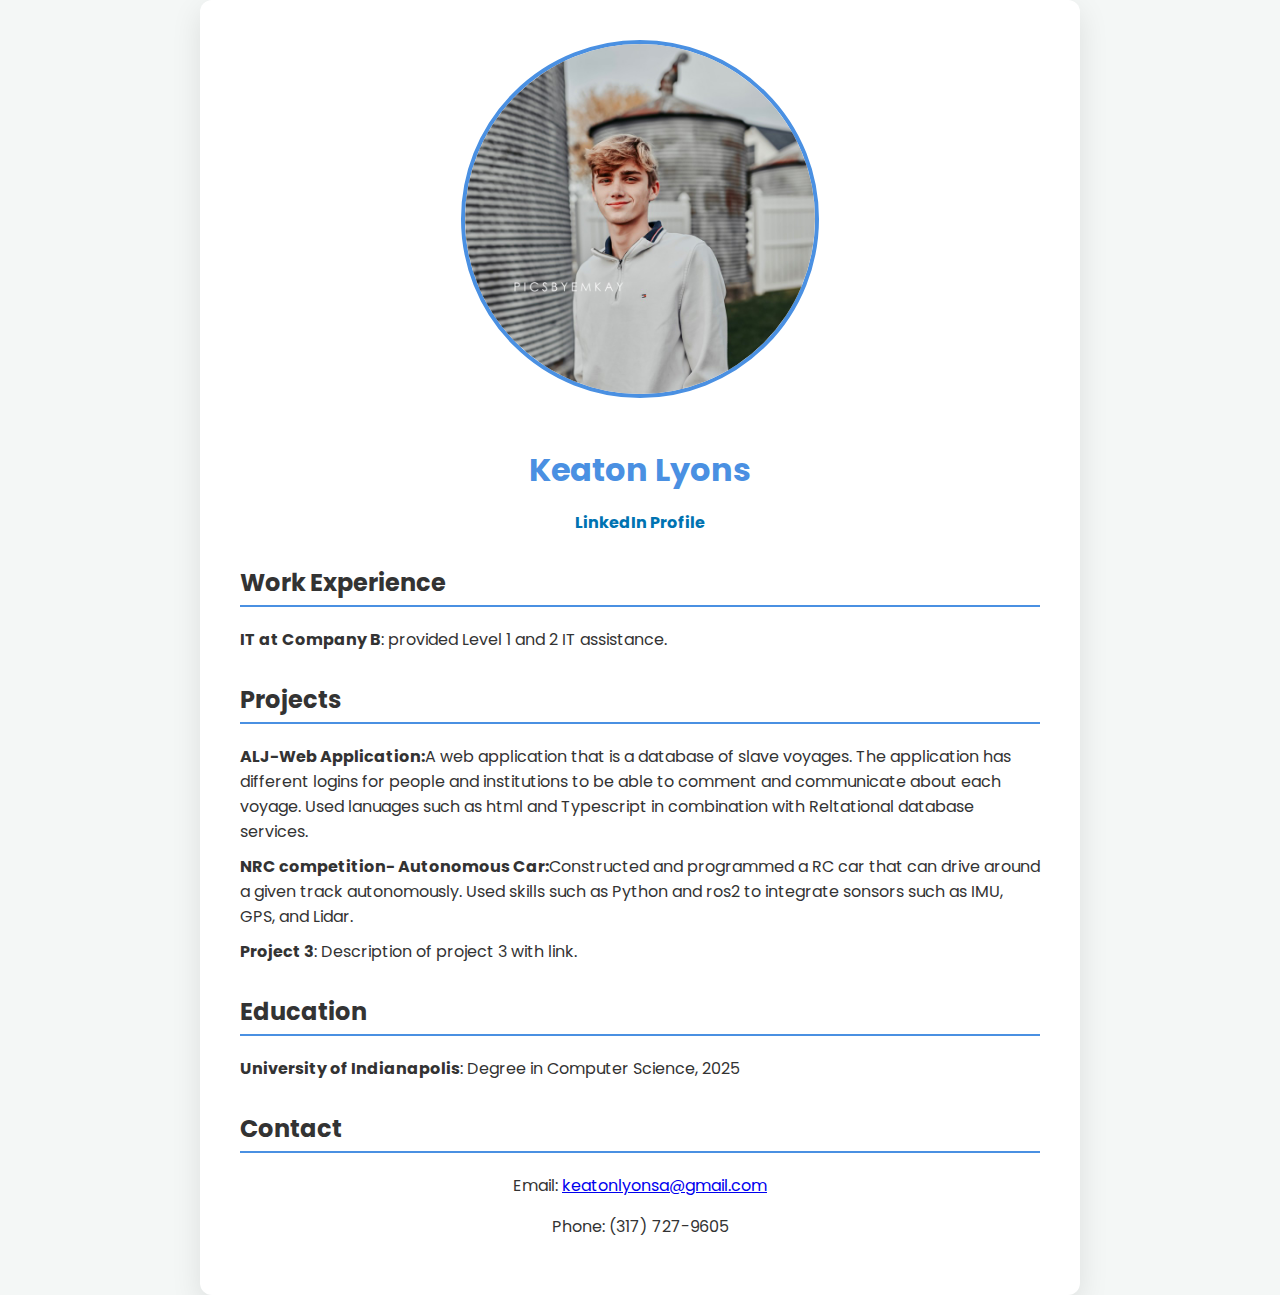
<file: index.html>
<!DOCTYPE html>
<html lang="en">
<head>
  <meta charset="UTF-8">
  <meta name="viewport" content="width=device-width, initial-scale=1.0">
  <title>Keaton Lyons - Portfolio</title>
  <link href="https://fonts.googleapis.com/css2?family=Poppins:wght@300;400;600&display=swap" rel="stylesheet">
  <style>
    body {
      font-family: 'Poppins', sans-serif;
      margin: 0;
      padding: 0;
      background-color: #f4f7f6;
      color: #333;
      display: flex;
      justify-content: center;
      align-items: center;
      min-height: 100vh;
    }
    .container {
      background: #fff;
      padding: 40px;
      border-radius: 12px;
      box-shadow: 0 10px 30px rgba(0, 0, 0, 0.1);
      max-width: 800px;
      text-align: center;
    }
    .profile-image {
      width: 350px;
      height: 350px;
      border-radius: 50%;
      border: 4px solid #4A90E2;
      margin-bottom: 20px;
    }
    h1 {
      color: #4A90E2;
      font-size: 32px;
      margin-bottom: 10px;
    }
    h2 {
      font-size: 24px;
      margin-top: 30px;
      text-align: left;
      border-bottom: 2px solid #4A90E2;
      padding-bottom: 5px;
    }
    ul {
      list-style: none;
      padding-left: 0;
      text-align: left;
    }
    li {
      margin-bottom: 10px;
    }
    .linkedin-link {
      color: #0073b1;
      font-weight: bold;
      text-decoration: none;
    }
    .linkedin-link:hover {
      text-decoration: underline;
    }
    .contact a {
      color: #4A90E2;
      text-decoration: none;
    }
    .contact a:hover {
      text-decoration: underline;
    }
  </style>
</head>
<body>
  <div class="container">
    <img src="picofme.jpg" alt="Keaton Lyons" class="profile-image">
    <h1>Keaton Lyons</h1>
    <p>
      <a href="https://www.linkedin.com/in/keaton-lyons-6139012b2/" class="linkedin-link" target="_blank" rel="noopener noreferrer">
        LinkedIn Profile
      </a>
    </p>
    
    <h2>Work Experience</h2>
    <ul>
      <li><strong>IT at Company B</strong>: provided Level 1 and 2 IT assistance.</li>
    </ul>
    
      <h2>Projects</h2>
    <ul>
      <li><strong>ALJ-Web Application:</strong>A web application that is a database of slave voyages. The application has different logins for people and institutions to be able to comment and communicate about each voyage. Used lanuages such as html and Typescript in combination with Reltational database services.</li>
      <li><strong>NRC competition- Autonomous Car:</strong>Constructed and programmed a RC car that can drive around a given track autonomously. Used skills such as Python and ros2 to integrate sonsors such as IMU, GPS, and Lidar. </li>
      <li><strong>Project 3</strong>: Description of project 3 with link.</li>
    </ul>
    
    <h2>Education</h2>
    <ul>
      <li><strong>University of Indianapolis</strong>: Degree in Computer Science, 2025</li>
    </ul>
    
    <h2>Contact</h2>
    <p>Email: <a href="mailto:keatonlyonsa@gmail.com">keatonlyonsa@gmail.com</a></p>
    <p>Phone: (317) 727-9605</p>
  </div>
</body>
</html>
</file>
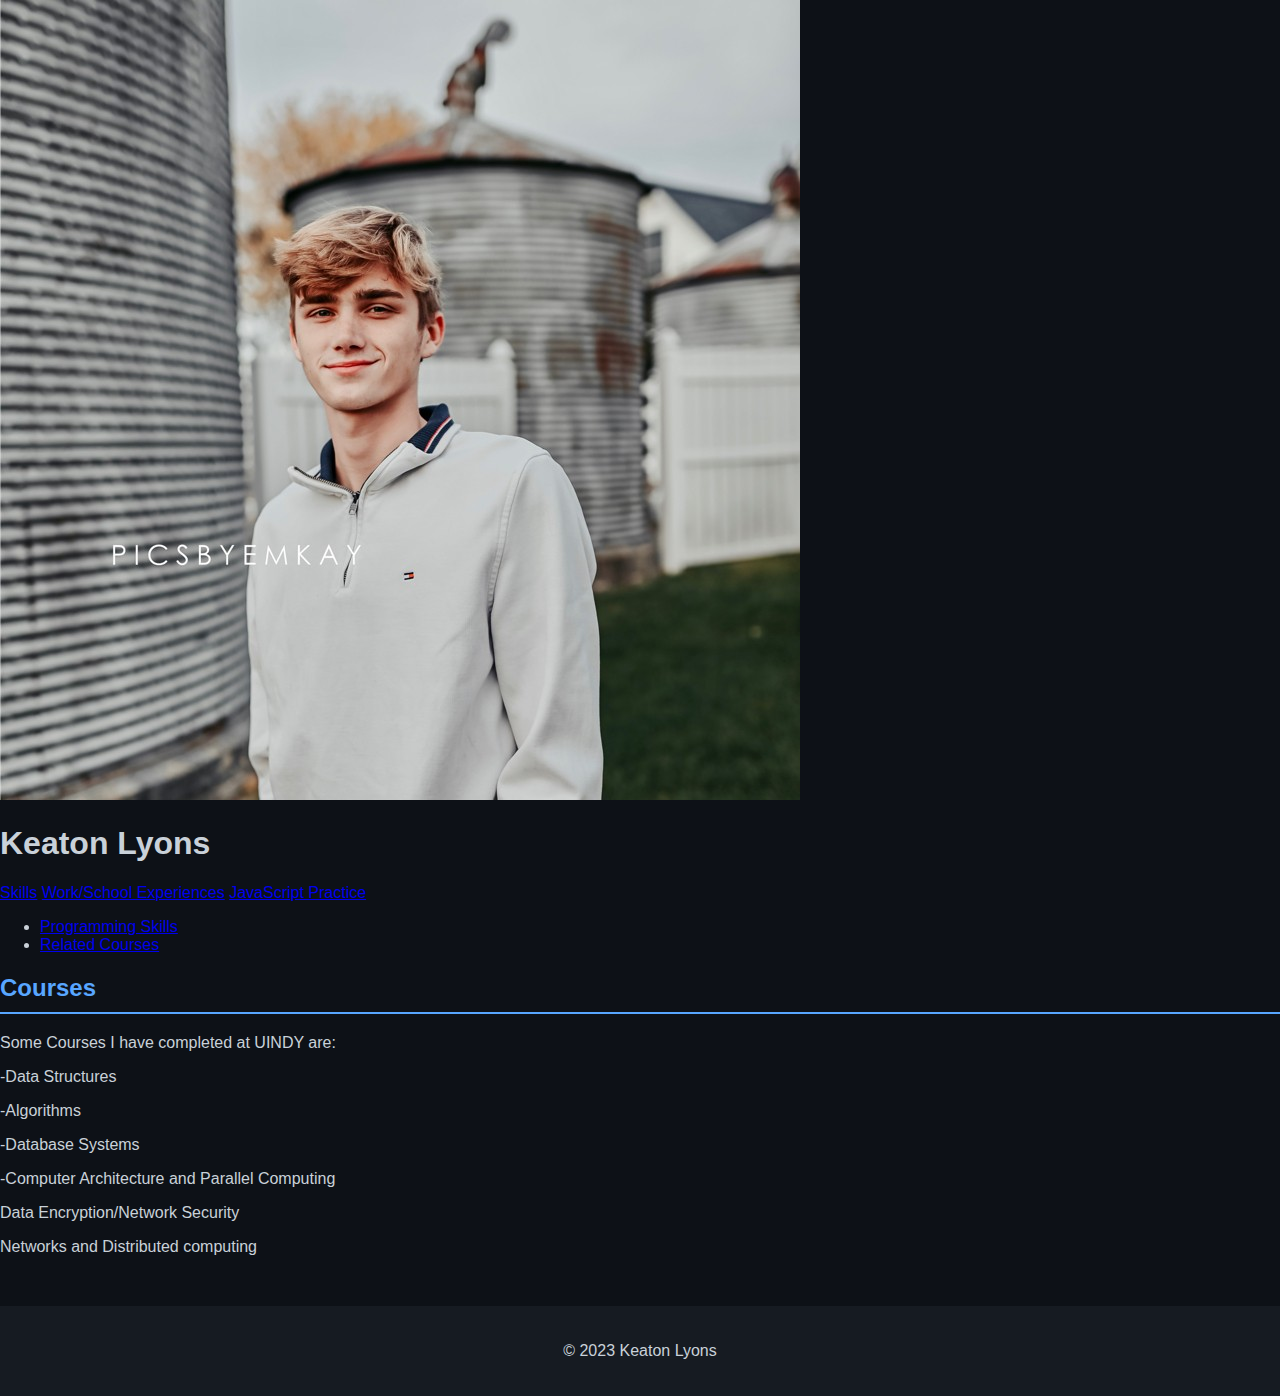
<file: courses.html>
<!DOCTYPE html>
<html lang="en">
<head>
    <meta charset="UTF-8">
    <meta name="viewport" content="width=device-width, initial-scale=1.0">
    <title>Keaton Lyons - Personal Website</title>
    <link rel="stylesheet" href="style.css">
</head>
<body>
    <div class="container">
        <div class="header">
            <img src="picofme.jpg" alt="Keaton Lyons">
            <h1>Keaton Lyons</h1>
        </div>
        <div class="navbar">
            <a href="main.html">Skills</a>
            <a href="work_experience.html">Work/School Experiences</a>
            <a href="project.html">JavaScript Practice</a>
        </div>
        <div class="main-content">
            <div class="left-menu">
                <ul>
                    <li><a href="main.html">Programming Skills</a></li>

                    <li><a href="courses.html">Related Courses</a></li>
                    
                </ul>
            </div>
            <div class="content">
                <h2>Courses</h2>
                <p>Some Courses I have completed at UINDY are:</p>
                <p>-Data Structures</p>
                <p>-Algorithms</p>
                <p>-Database Systems</p>
                <p>-Computer Architecture and Parallel Computing</p>
                <p>Data Encryption/Network Security</p>
                <p>Networks and Distributed computing</p>
            </div>
        </div>
        <footer>
            <div class="container1">
                <p>&copy; 2023 Keaton Lyons</p>
            </div>
        </footer>
    </div>
</body>
</html>
</file>
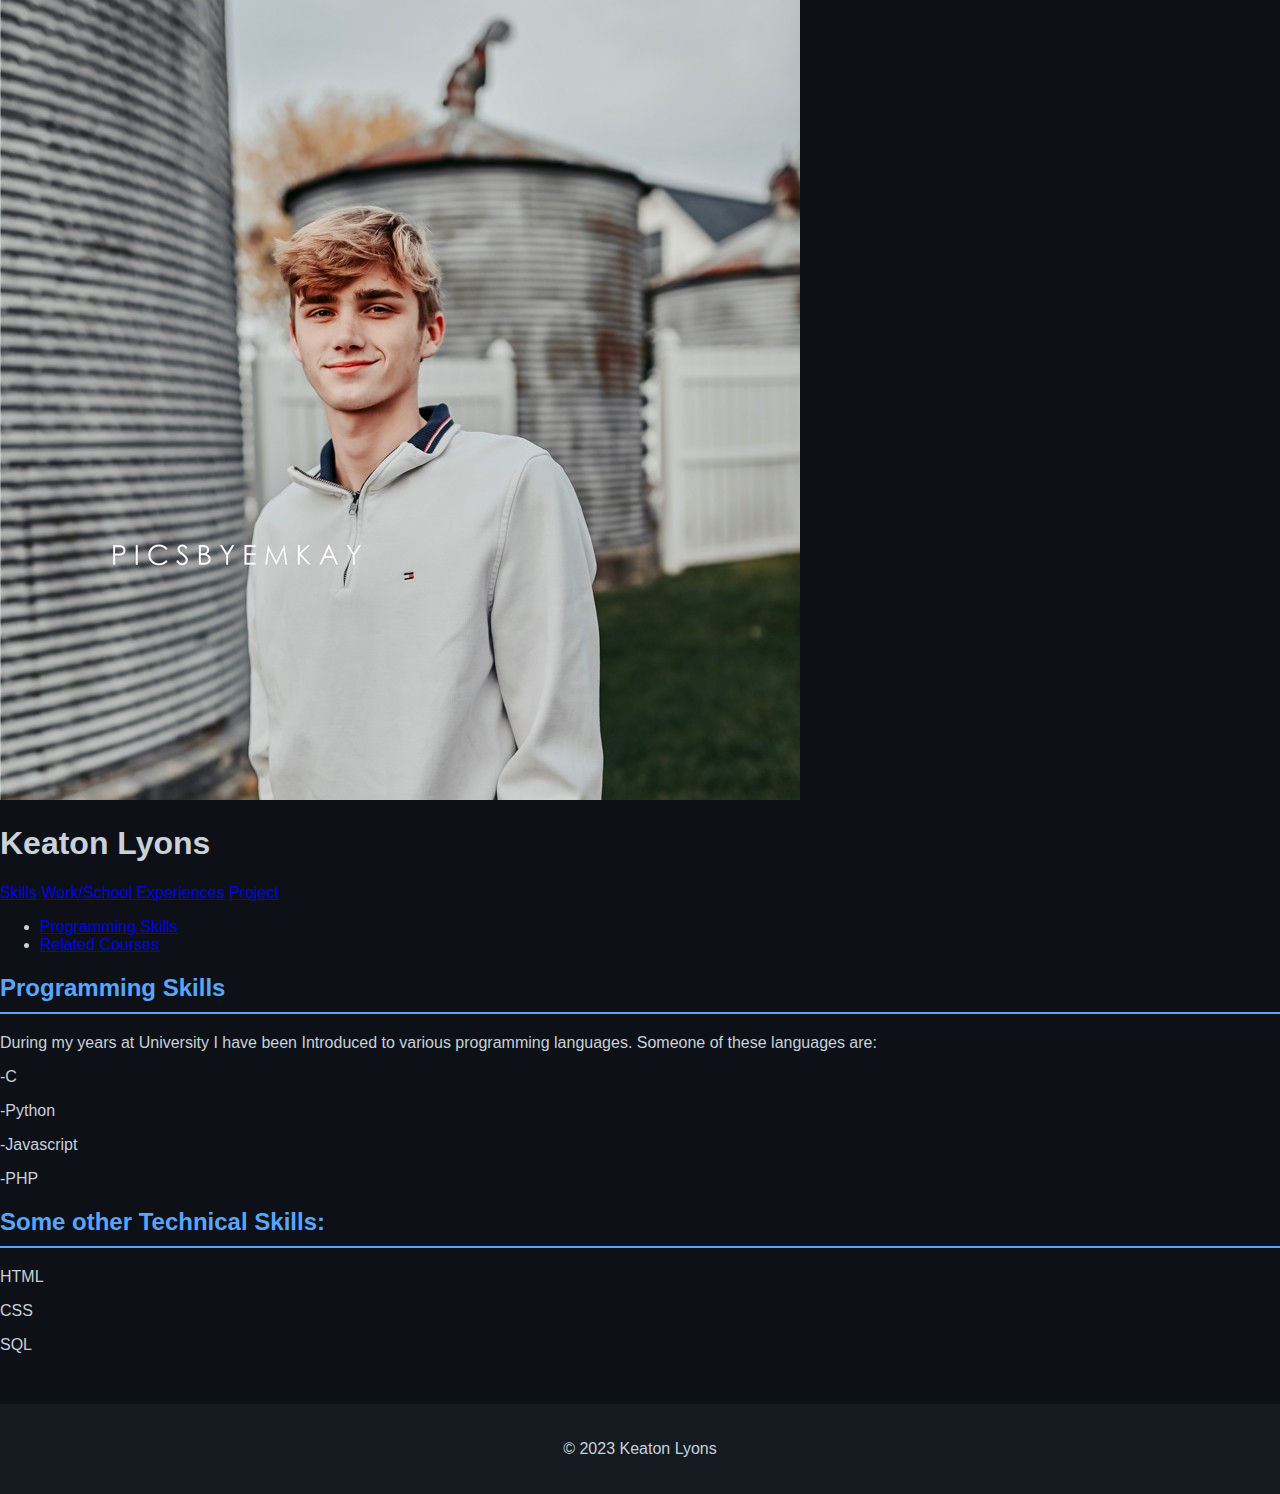
<file: Home.html>
<!DOCTYPE html>
<html lang="en">
<head>
    <meta charset="UTF-8">
    <meta name="viewport" content="width=device-width, initial-scale=1.0">
    <title>Keaton Lyons - Personal Website</title>
    <link rel="stylesheet" href="style.css">
</head>
<body>
    <div class="container">
        <div class="header">
            <img src="picofme.jpg" alt="Keaton Lyons">
            <h1>Keaton Lyons</h1>
        </div>
        <div class="navbar">
            <a href="main.html">Skills</a>
            <a href="work_experience.html">Work/School Experiences</a>
            <a href="project.html">Project</a>
        </div>
        <div class="main-content">
            <div class="left-menu">
                <ul>
                    <li><a href="main.html">Programming Skills</a></li>

                    <li><a href="courses.html">Related Courses</a></li>
                </ul>
            </div>
            <div class="content">
                <h2>Programming Skills</h2>
                <p>During my years at University I have been Introduced to various programming languages. Someone of these languages are:</p>
                <p> -C</p>
                    <p>-Python</p>
                   <p> -Javascript</p>
                    <p>-PHP</p>

                <h2>Some other Technical Skills:</h2>
                <p>HTML</p>
                <p>CSS</p>
                <p>SQL</p>
            </div>
        </div>
        <footer>
            <div class="container1">
                <p>&copy; 2023 Keaton Lyons</p>
            </div>
        </footer>
    </div>
    
</body>
</html>
</file>
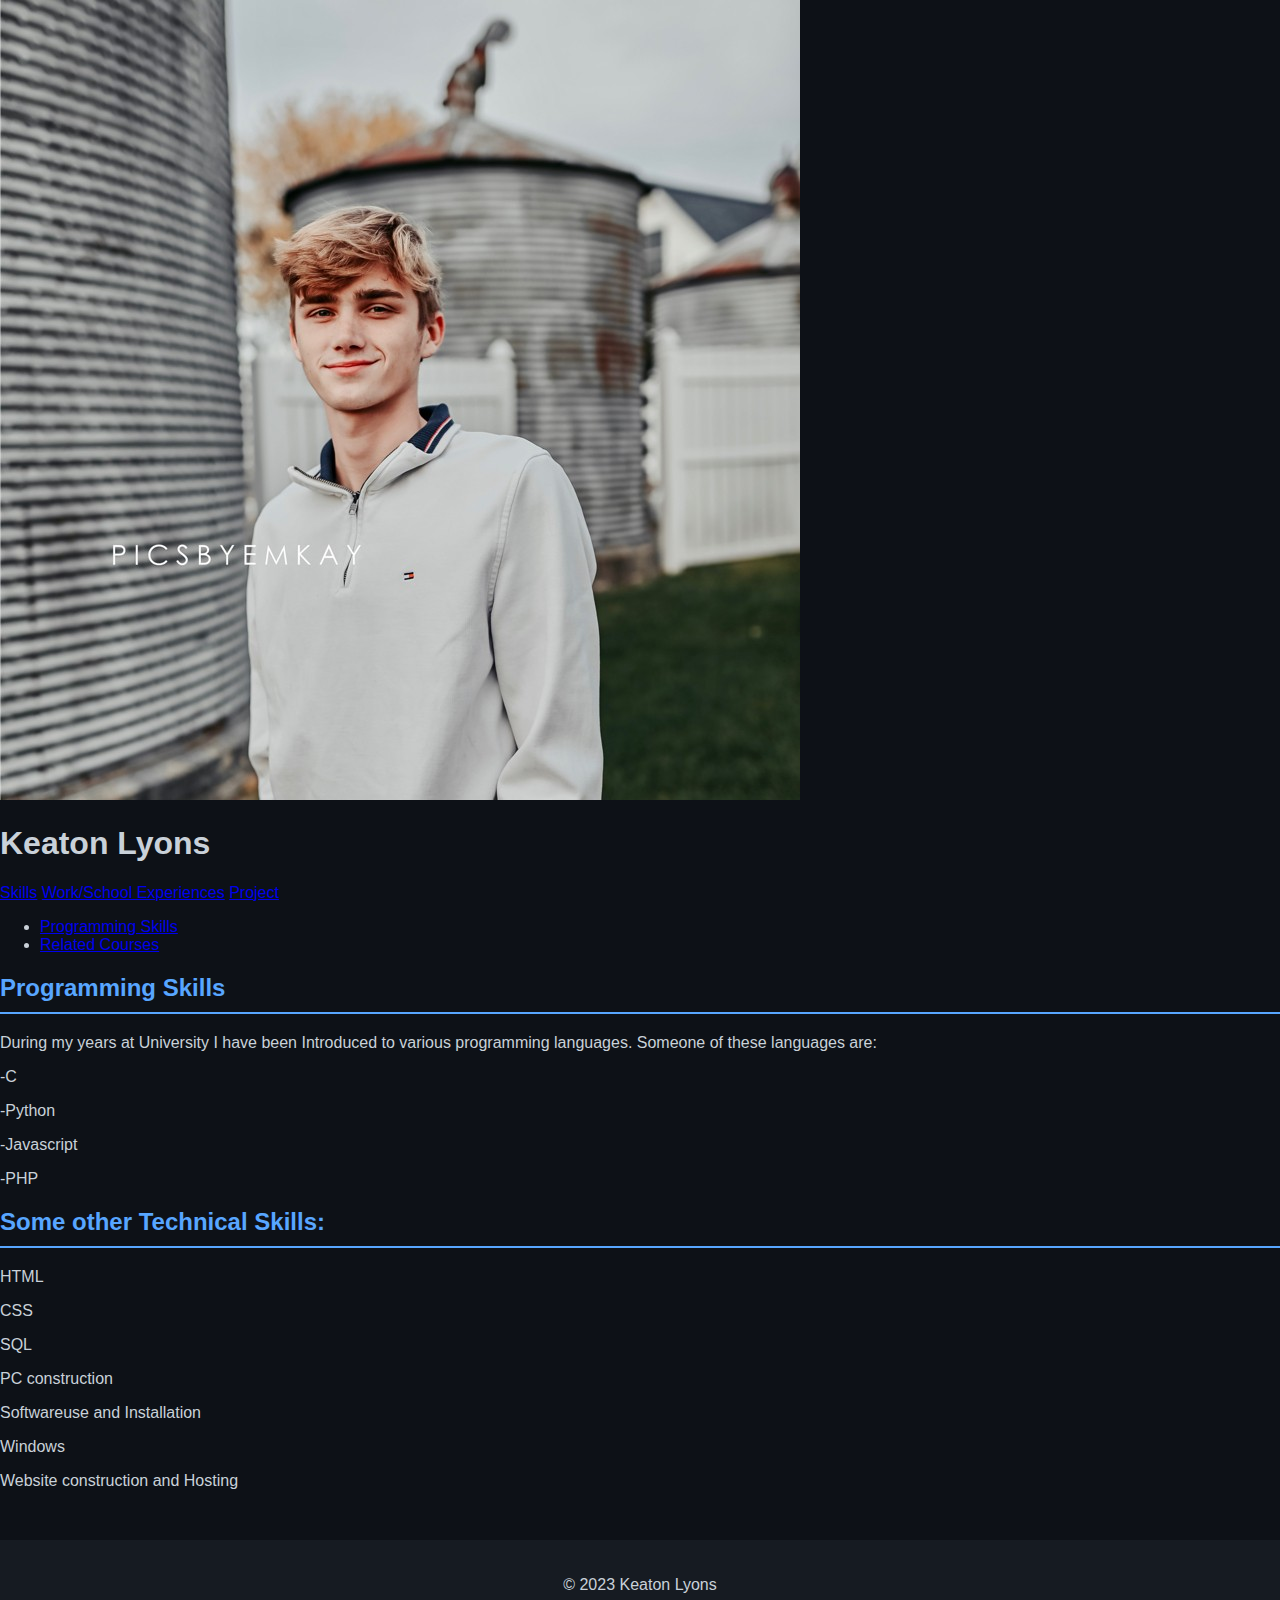
<file: main.html>
<!DOCTYPE html>
<html lang="en">
<head>
    <meta charset="UTF-8">
    <meta name="viewport" content="width=device-width, initial-scale=1.0">
    <title>Keaton Lyons - Personal Website</title>
    <link rel="stylesheet" href="style.css">
</head>
<body>
    <div class="container">
        <div class="header">
            <img src="picofme.jpg" alt="Keaton Lyons">
            <h1>Keaton Lyons</h1>
        </div>
        <div class="navbar">
            <a href="main.html">Skills</a>
            <a href="work_experience.html">Work/School Experiences</a>
            <a href="project.html">Project</a>
        </div>
        <div class="main-content">
            <div class="left-menu">
                <ul>
                    <li><a href="main.html">Programming Skills</a></li>

                    <li><a href="courses.html">Related Courses</a></li>
                </ul>
            </div>
            <div class="content">
                <h2>Programming Skills</h2>
                <p>During my years at University I have been Introduced to various programming languages. Someone of these languages are:</p>
                <p> -C</p>
                    <p>-Python</p>
                   <p> -Javascript</p>
                    <p>-PHP</p>
            <h2>Some other Technical Skills:</h2>
        <p>HTML</p>
                <p>CSS</p>
                <p>SQL</p>
                <p>PC construction</p>
                <p>Softwareuse and Installation</p> 
                <p>Windows</p>
                <p>Website construction and Hosting</p>
                
            </div>
        </div>
        <footer>
            <div class="container1">
                <p>&copy; 2023 Keaton Lyons</p>
            </div>
        </footer>
    </div>
    
</body>
</html>
</file>
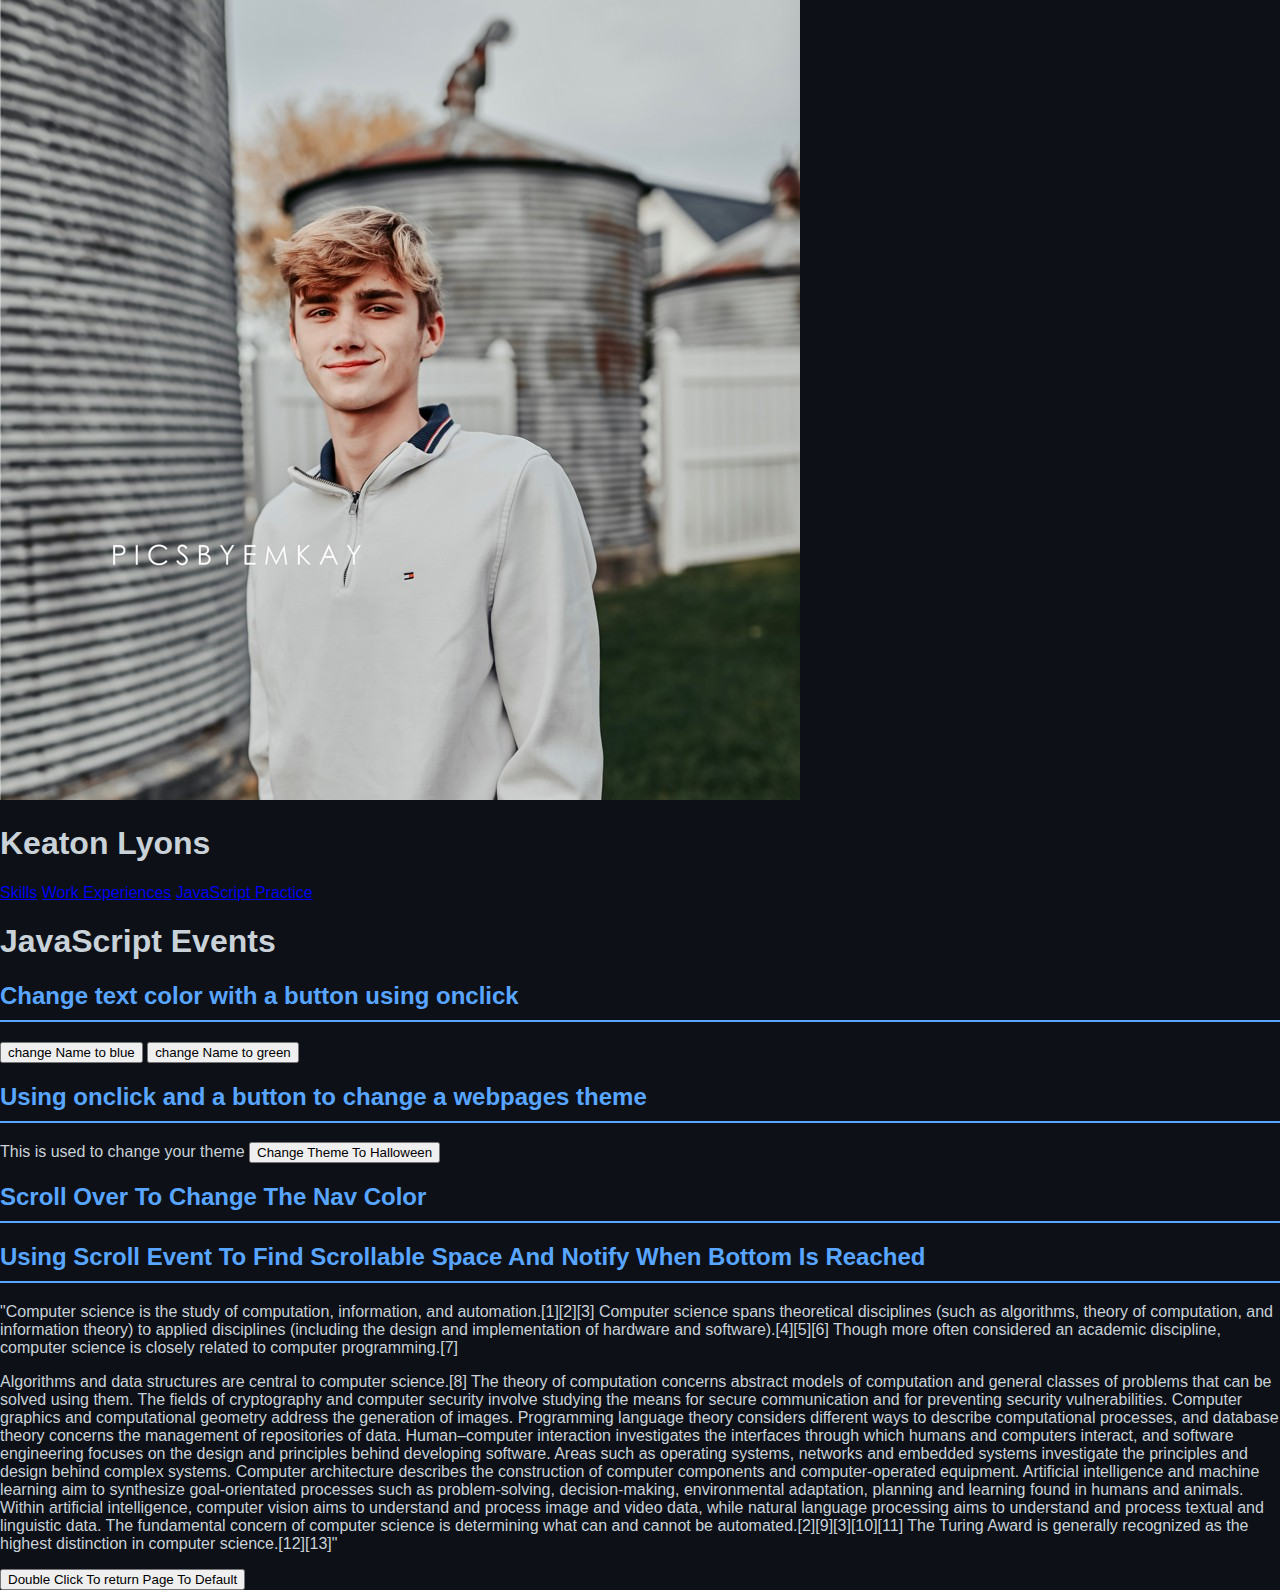
<file: project.html>
<!DOCTYPE html>
<html lang="en">
<head>
    <meta charset="UTF-8">
    <meta name="viewport" content="width=device-width, initial-scale=1.0">
    <title>Keaton Lyons - Personal Website</title>
    <link rel="stylesheet" href="style.css">
    <script src="project.js"></script>
    <script src ="jquery.js"></script>
    <script type="text/javascript"></script>
    </head>
    


<body>
    <div class="container">
        <div class="header">
            <img src="picofme.jpg" alt="Keaton Lyons">
            <h1>Keaton Lyons</h1>
        </div>
        <div class="navbar">
            <a href="main.html">Skills</a>
            <a href="work_experience.html">Work Experiences</a>
            <a href="project.html">JavaScript Practice</a>
        </div>
        <div class="main-content">
            <div class="left-menu"></div>
            <div class="content">
                <h1>JavaScript Events</h1>
                
              
                         
                <h2>Change text color with a button using onclick</h2>
                <div class = "box1">
        
                <button onclick="changeColorBlue()">change Name to blue</button>
                <button onclick="changeColorGreen()">change Name to green</button>
                </div>
                <h2>Using onclick and a button to change a webpages theme</h2>
                <div class = "box2">
                    This is used to change your theme
                <button onclick="changeTheme()">Change Theme To Halloween</button>
                </div>
                <h2>Scroll Over To Change The Nav Color</h2>
                <div class= "box3" onmouseover="ColorSwap()"> </div>
                <h2>Using Scroll Event To Find Scrollable Space And Notify When Bottom Is Reached</h2>
                <div class="event4">
                    <p> "Computer science is the study of computation, information, and automation.[1][2][3] Computer science spans theoretical disciplines (such as algorithms, theory of computation, and information theory) to applied disciplines (including the design and implementation of hardware and software).[4][5][6] Though more often considered an academic discipline, computer science is closely related to computer programming.[7]</p>
                    <p>Algorithms and data structures are central to computer science.[8] The theory of computation concerns abstract models of computation and general classes of problems that can be solved using them. The fields of cryptography and computer security involve studying the means for secure communication and for preventing security vulnerabilities. Computer graphics and computational geometry address the generation of images. Programming language theory considers different ways to describe computational processes, and database theory concerns the management of repositories of data. Human–computer interaction investigates the interfaces through which humans and computers interact, and software engineering focuses on the design and principles behind developing software. Areas such as operating systems, networks and embedded systems investigate the principles and design behind complex systems. Computer architecture describes the construction of computer components and computer-operated equipment. Artificial intelligence and machine learning aim to synthesize goal-orientated processes such as problem-solving, decision-making, environmental adaptation, planning and learning found in humans and animals. Within artificial intelligence, computer vision aims to understand and process image and video data, while natural language processing aims to understand and process textual and linguistic data.

                        The fundamental concern of computer science is determining what can and cannot be automated.[2][9][3][10][11] The Turing Award is generally recognized as the highest distinction in computer science.[12][13]"</p>
                </div>
                <button ondblclick="doubleClick()">Double Click To return Page To Default</button>
                
                
        </div>
        
        
    </div>
    
</body>
</html>
</file>
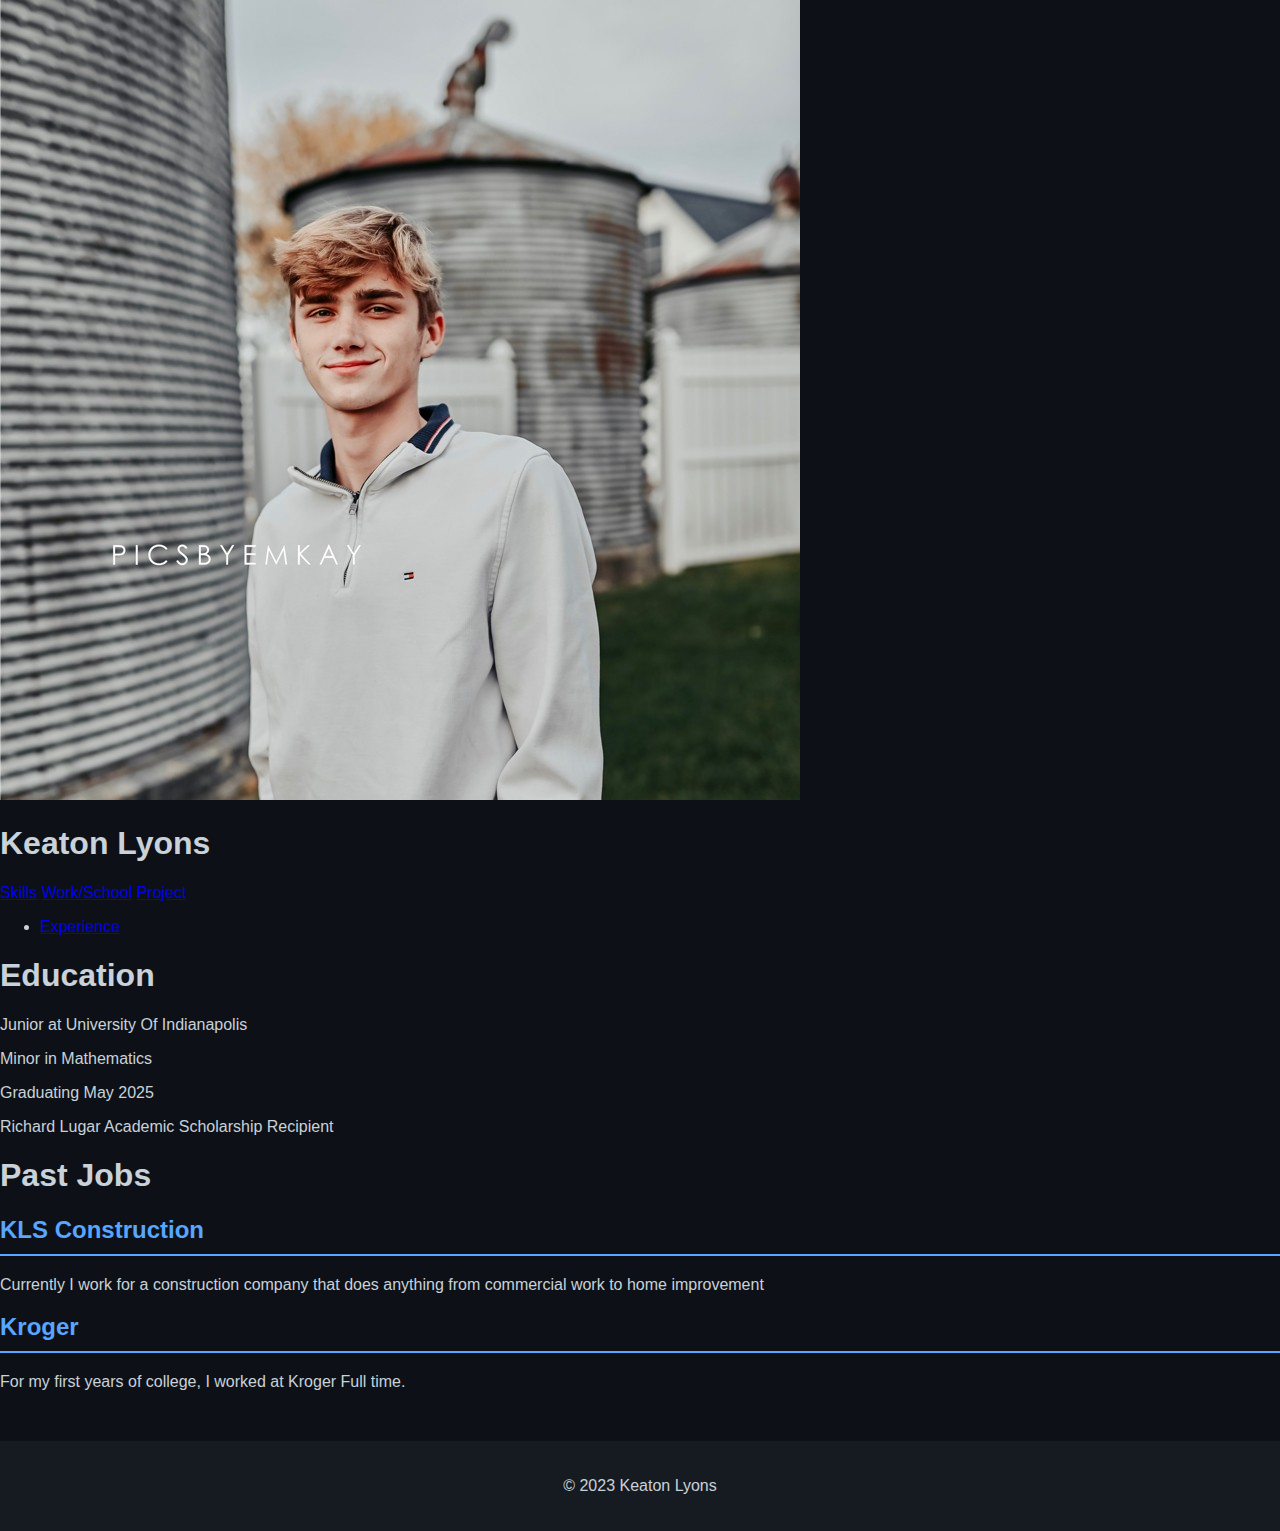
<file: work_experience.html>
<!DOCTYPE html>
<html lang="en">
<head>
    <meta charset="UTF-8">
    <meta name="viewport" content="width=device-width, initial-scale=1.0">
    <title>Keaton Lyons - Personal Website</title>
    <link rel="stylesheet" href="style.css">
</head>
<body>
    <div class="container">
        <div class="header">
            <img src="picofme.jpg" alt="Keaton Lyons">
            <h1>Keaton Lyons</h1>
        </div>
        <div class="navbar">
            <a href="main.html">Skills</a>
            <a href="work_experience.html">Work/School</a>
            <a href="project.html">Project</a>
        </div>
        <div class="main-content">
            <div class="left-menu">
                <ul>
                    <li><a href="work_experience.html">Experience</a></li>

                    
                </ul>
            </div>
            <div class="content">
                <h1>Education</h1>
                <p>Junior at University Of Indianapolis</p>
                <p><Bachelor of Science(B.S)-Computer Science</p>
                <p>Minor in Mathematics</p>    
                <p>Graduating May 2025</p>
                <P>Richard Lugar Academic Scholarship Recipient</P>
                <h1>Past Jobs</h1>
                <h2>KLS Construction</h2>
                <p>Currently I work for a construction company that does anything from commercial work to home improvement</p>
                <h2>Kroger</h2>
                <p>For my first years of college, I worked at Kroger Full time.</p>
            </div>
        </div>
        <footer>
            <div class="container1">
                <p>&copy; 2023 Keaton Lyons</p>
            </div>
        </footer>
    </div>
</body>
</html>
</file>
<file: style.css>
/* General Styles */
body {
    font-family: 'Inter', sans-serif;
    margin: 0;
    padding: 0;
    background-color: #0d1117;
    color: #c9d1d9;
}

/* Navigation Bar */
header {
    background: #161b22;
    padding: 15px 0;
    text-align: center;
}

nav {
    display: flex;
    justify-content: space-between;
    align-items: center;
    max-width: 1100px;
    margin: auto;
    padding: 0 20px;
}

.logo {
    font-size: 24px;
    font-weight: bold;
    color: #58a6ff;
}

nav ul {
    list-style: none;
    display: flex;
    gap: 20px;
}

nav a {
    text-decoration: none;
    color: #c9d1d9;
    transition: color 0.3s;
}

nav a:hover {
    color: #58a6ff;
}

/* Hero Section */
#hero {
    text-align: center;
    padding: 100px 20px;
    background: linear-gradient(135deg, #0d1117, #161b22);
}

#hero h1 {
    font-size: 3rem;
}

#hero p {
    font-size: 1.5rem;
    color: #8b949e;
}

/* Sections */
section {
    max-width: 900px;
    margin: 50px auto;
    padding: 20px;
}

h2 {
    color: #58a6ff;
    border-bottom: 2px solid #58a6ff;
    padding-bottom: 10px;
}

/* Projects */
.project-list {
    display: grid;
    grid-template-columns: repeat(auto-fit, minmax(300px, 1fr));
    gap: 20px;
}

.project {
    background: #161b22;
    padding: 20px;
    border-radius: 8px;
    box-shadow: 0px 0px 10px rgba(88, 166, 255, 0.2);
}

/* Footer */
footer {
    text-align: center;
    padding: 20px;
    background: #161b22;
    margin-top: 50px;
}
</file>
